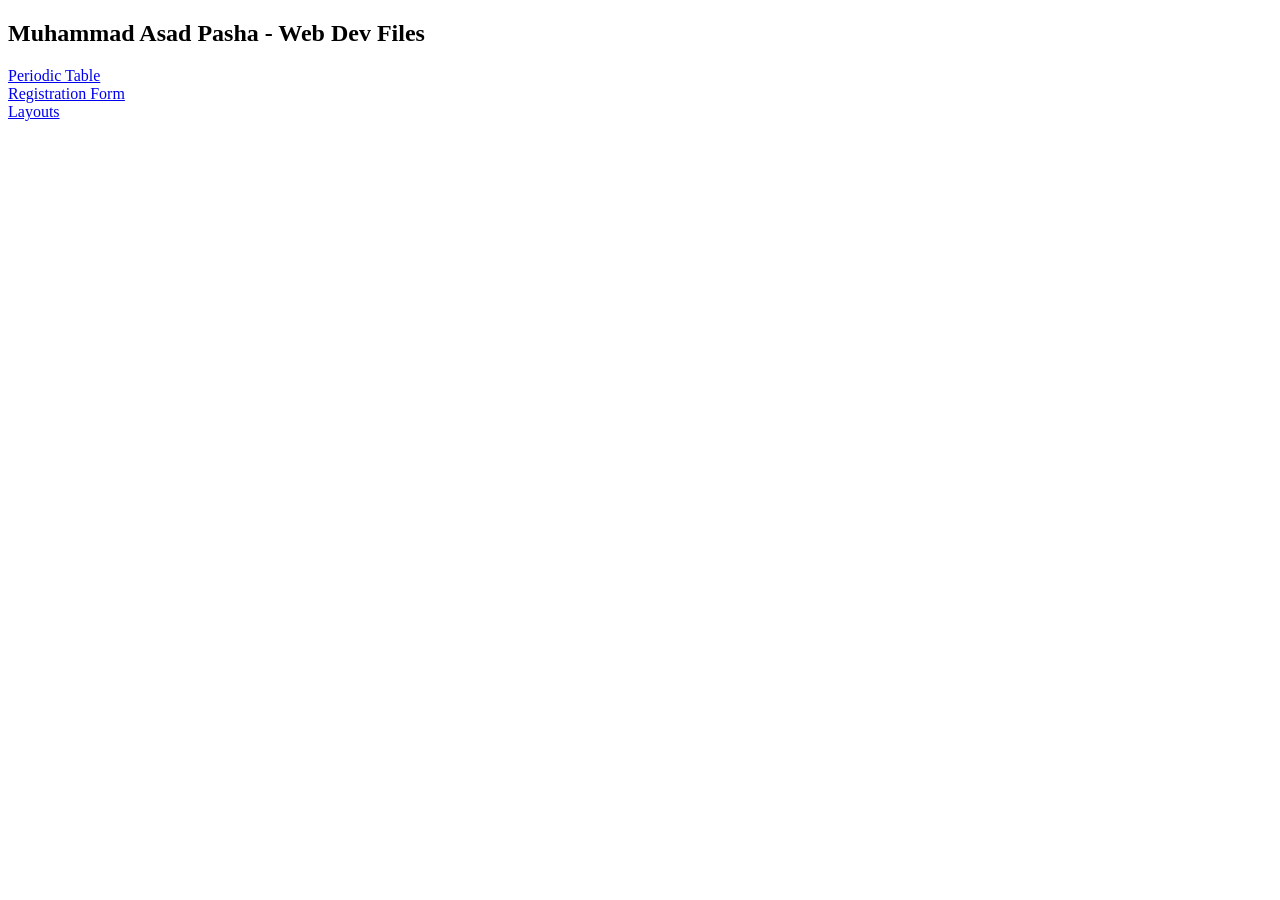
<file: index.html>
<!DOCTYPE html>
<html>
<head><title>Web Dev Assignment</title></head>
<body>
  <h2>Muhammad Asad Pasha - Web Dev Files</h2>
  <a href="periodic-table.html">Periodic Table</a><br>
  <a href="form.html">Registration Form</a><br>
  <a href="layout.html">Layouts</a>
</body>
</html>
</file>
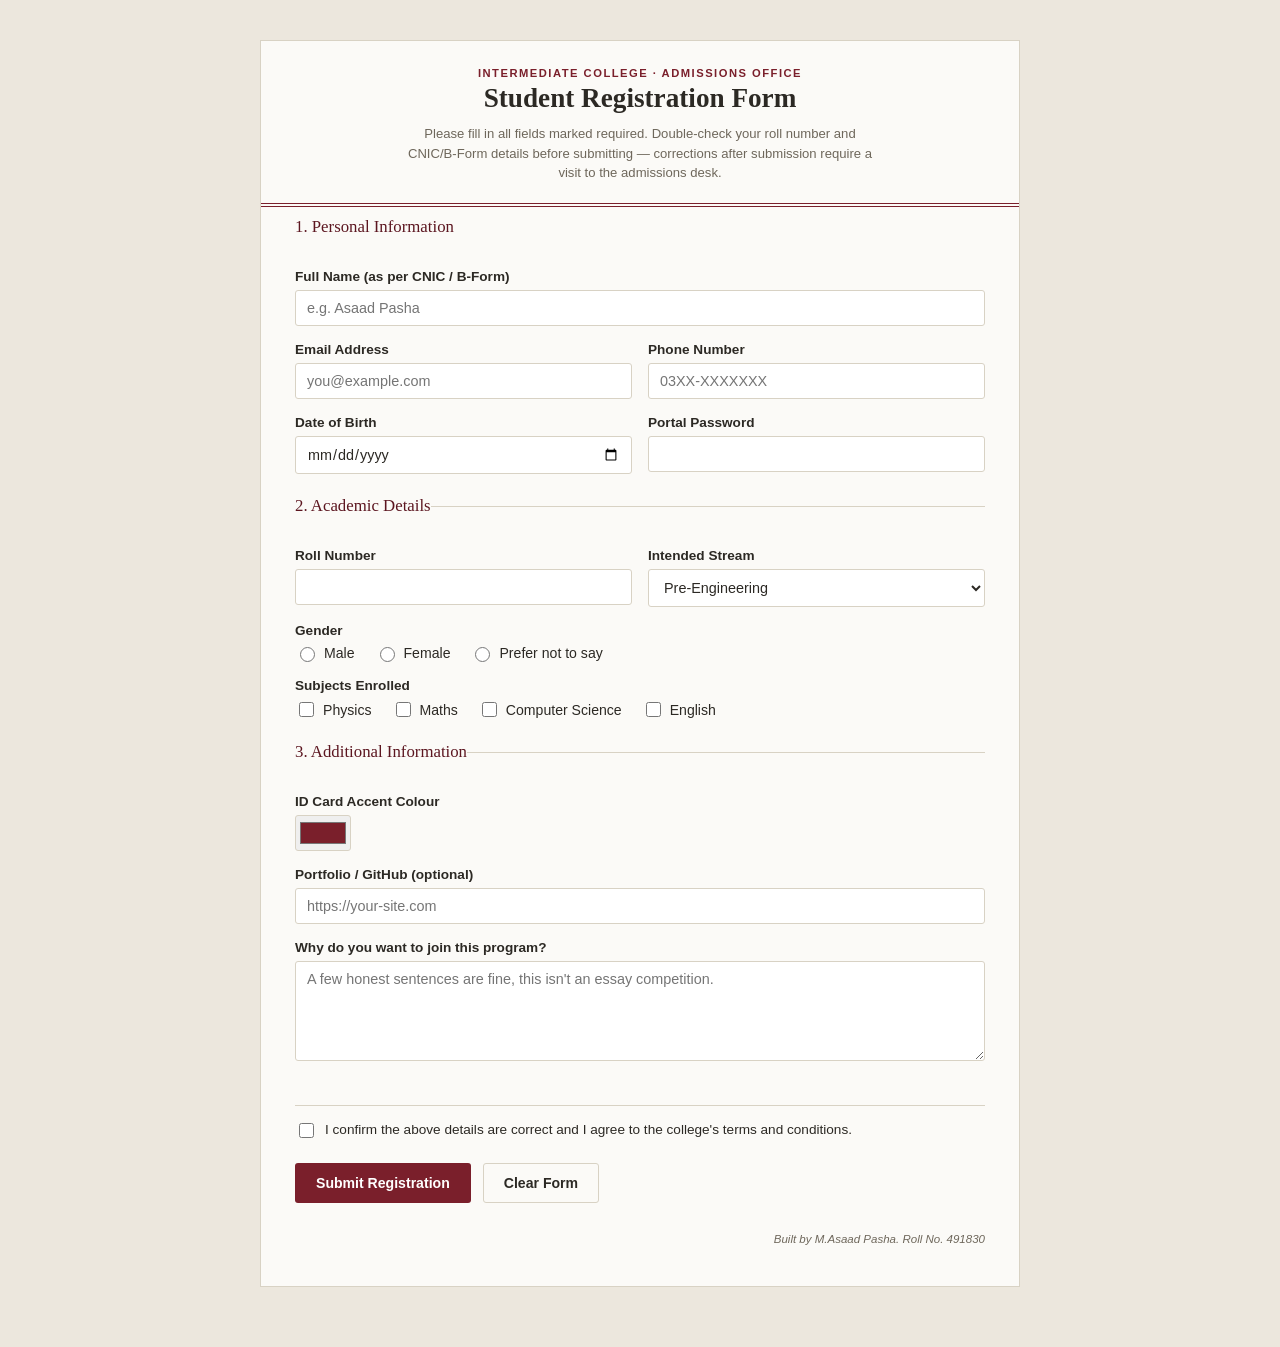
<file: form.html>
<!-- Name:    Muhammad Asad Pasha 
     Roll No: 491830        -->
<!DOCTYPE html>
<html lang="en">
<head>
<meta charset="UTF-8">
<meta name="viewport" content="width=device-width, initial-scale=1.0">
<title>Student Registration Form</title>
<meta name="description" content="Student registration form for intermediate college admission.">
<link rel="stylesheet" href="form.css">
</head>
<body>

<div class="sheet">

    <header class="letterhead">
        <p class="eyebrow">Intermediate College &middot; Admissions Office</p>
        <h1>Student Registration Form</h1>
        <p class="note">Please fill in all fields marked required. Double-check your roll number and CNIC/B-Form details before submitting &mdash; corrections after submission require a visit to the admissions desk.</p>
    </header>

<form class="reg-form" action="#" method="POST" novalidate>

    <fieldset>
        <legend>1. Personal Information</legend>

        <div class="form-row">
            <label for="fullname">Full Name (as per CNIC / B-Form)</label>
            <input type="text" id="fullname" name="fullname" placeholder="e.g. Asaad Pasha" minlength="3" maxlength="60" required>
        </div>

        <div class="form-row two-col">
            <div>
                <label for="email">Email Address</label>
                <input type="email" id="email" name="email" placeholder="you@example.com" required>
            </div>
            <div>
                <label for="phone">Phone Number</label>
                <input type="tel" id="phone" name="phone" placeholder="03XX-XXXXXXX">
            </div>
        </div>

        <div class="form-row two-col">
            <div>
                <label for="dob">Date of Birth</label>
                <input type="date" id="dob" name="dob" required>
            </div>
            <div>
                <label for="password">Portal Password</label>
                <input type="password" id="password" name="password" minlength="8" required>
            </div>
        </div>
    </fieldset>

    <fieldset>
        <legend>2. Academic Details</legend>

        <div class="form-row two-col">
            <div>
                <label for="rollno">Roll Number</label>
                <input type="number" id="rollno" name="rollno" min="1" max="9999" step="1">
            </div>
            <div>
                <label for="major">Intended Stream</label>
                <select id="major" name="major" required>
                    <optgroup label="Science">
                        <option value="pre-engineering">Pre-Engineering</option>
                        <option value="pre-medical">Pre-Medical</option>
                        <option value="computer-science">Computer Science</option>
                    </optgroup>
                    <optgroup label="Other">
                        <option value="commerce">Commerce</option>
                        <option value="arts">Arts / Humanities</option>
                    </optgroup>
                </select>
            </div>
        </div>

        <div class="form-row">
            <p class="group-label">Gender</p>
            <div class="inline-options">
                <span><input type="radio" id="male" name="gender" value="male"><label for="male">Male</label></span>
                <span><input type="radio" id="female" name="gender" value="female"><label for="female">Female</label></span>
                <span><input type="radio" id="other-gender" name="gender" value="other"><label for="other-gender">Prefer not to say</label></span>
            </div>
        </div>

        <div class="form-row">
            <p class="group-label">Subjects Enrolled</p>
            <div class="inline-options">
                <span><input type="checkbox" id="subject1" name="subjects" value="physics"><label for="subject1">Physics</label></span>
                <span><input type="checkbox" id="subject1" name="subjects" value="maths"><label for="subject1">Maths</label></span>
                <span><input type="checkbox" id="sub-cs" name="subjects" value="cs"><label for="sub-cs">Computer Science</label></span>
                <span><input type="checkbox" id="sub-eng" name="subjects" value="english"><label for="sub-eng">English</label></span>
            </div>
        </div>

      
    </fieldset>

    <fieldset>
        <legend>3. Additional Information</legend>

        <div class="form-row two-col">
            <div>
                <label for="favcolor">ID Card Accent Colour</label>
                <input type="color" id="favcolor" name="favcolor" value="#7a1f2b">
             </div>
        </div>     

        <div class="form-row">
            <label for="website">Portfolio / GitHub (optional)</label>
            <input type="url" id="website" name="website" placeholder="https://your-site.com">
        </div>

        <div class="form-row">
            <label for="message">Why do you want to join this program?</label>
            <textarea id="message" name="message" rows="5" placeholder="A few honest sentences are fine, this isn't an essay competition."></textarea>
        </div>
    </fieldset>

    <div class="form-row checkbox-row">
        <input type="checkbox" id="terms" name="terms" required>
        <label for="terms">I confirm the above details are correct and I agree to the college's terms and conditions.</label>
    </div>

    <div class="form-actions">
        <button type="submit">Submit Registration</button>
        <button type="reset">Clear Form</button>
    </div>

</form>

    <footer class="page-footer">
        <p>Built by M.Asaad Pasha. Roll No. 491830 </p>
    </footer>

</div>
<!-- Name:    Muhammad Asad Pasha 
     Roll No: 491830        -->
</body>
</html>
</file>
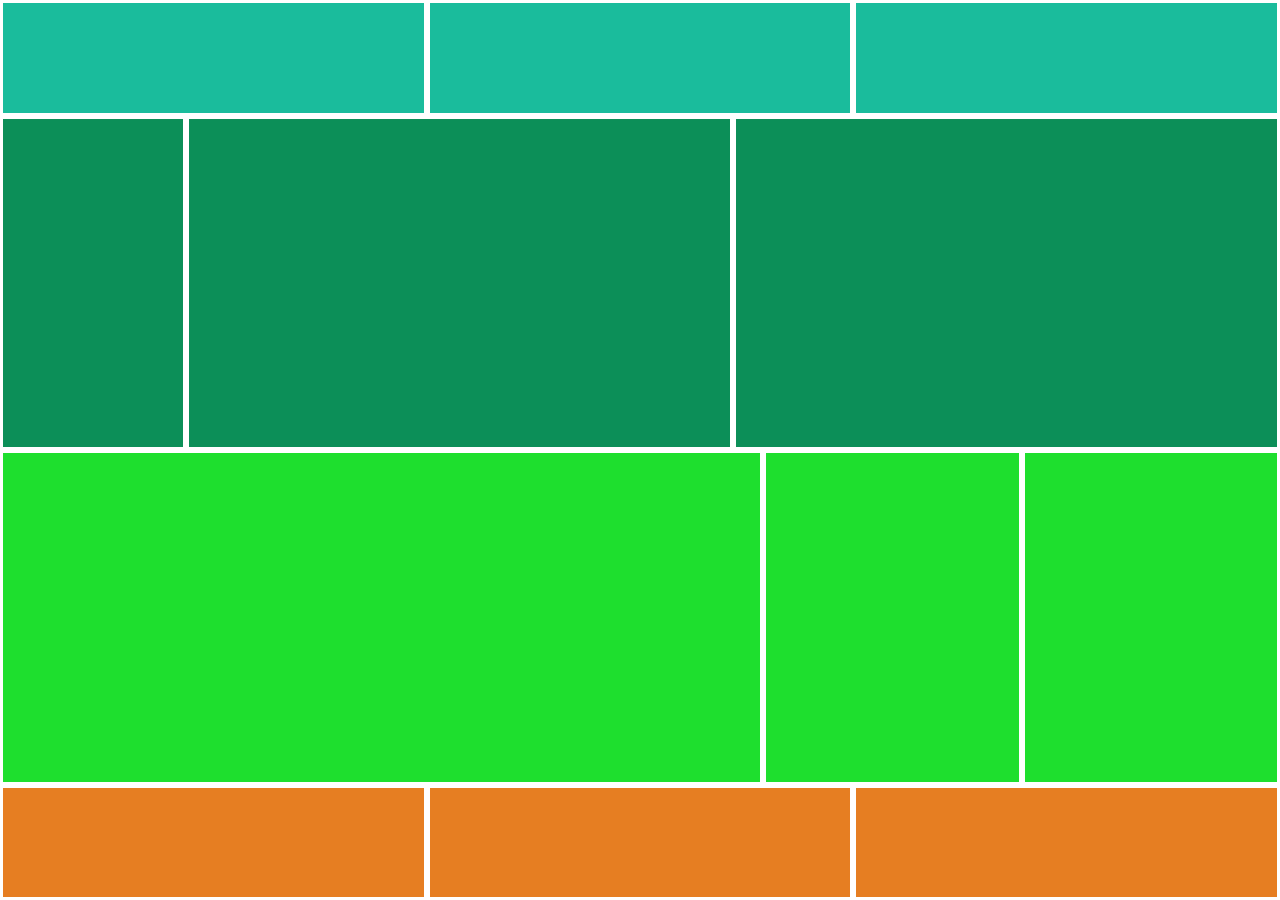
<file: layout.html>
<!DOCTYPE html>
<html>
<head>
  <link rel="stylesheet" href="style.css">
</head>
<body>

  <div class="page">

    <header class="row header-row">
      <div class="box hbox1"></div>
      <div class="box hbox2"></div>
      <div class="box hbox3"></div>
    </header>

    <div class="row row1">
      <div class="box box1"></div>
      <div class="box box2"></div>
      <div class="box box3"></div>
    </div>

    <div class="row row2">
      <div class="box box4"></div>
      <div class="box box5"></div>
      <div class="box box6"></div>
    </div>

    <footer class="row footer-row">
      <div class="box fbox1"></div>
      <div class="box fbox2"></div>
      <div class="box fbox3"></div>
    </footer>

  </div>

</body>
</html>
</file>
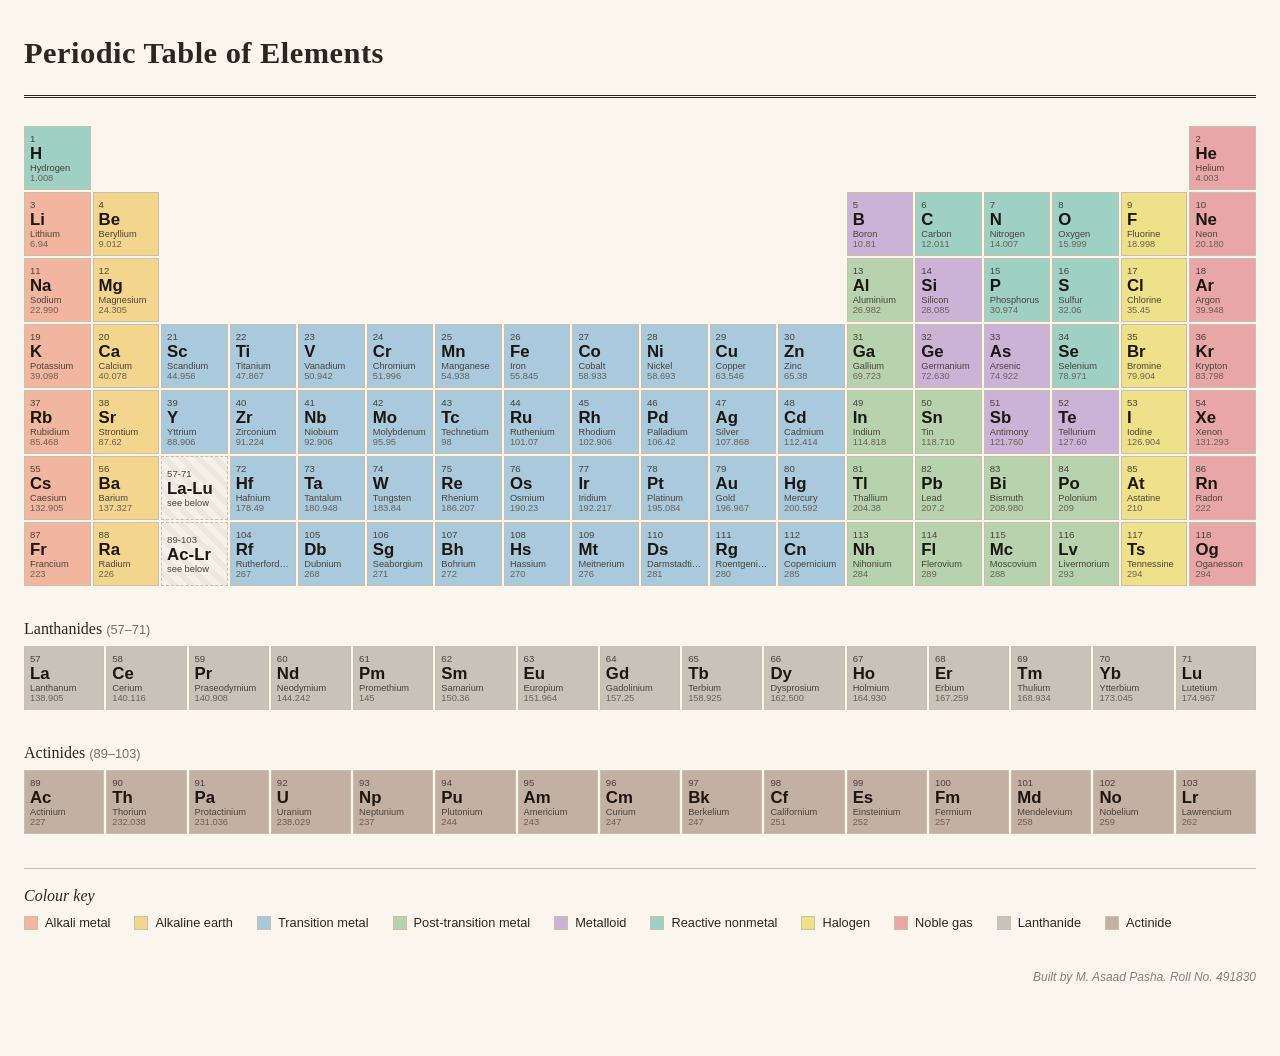
<file: periodic-table.html>
<!-- Name:    Muhammad Asad Pasha 
     Roll No: 491830        -->

<!DOCTYPE html>
<html lang="en">
<head>
<meta charset="UTF-8">
<meta name="viewport" content="width=device-width, initial-scale=1.0">
<title>Periodic Table &ndash; Revision Chart</title>
<meta name="description" content="Periodic table of all 118 elements.">
<link rel="stylesheet" href="periodic-table.css">
</head>
<body>

<div class="page">

    <header class="page-header">
        <div class="header-text">
            <h1>Periodic Table of Elements</h1>
        </div>
    </header>

    <section class="table-wrapper" aria-label="Main periodic table">
        <div class="periodic-grid">
      <div class="element nonmetal" style="grid-row:1;grid-column:1;">
        <span class="num">1</span>
        <span class="sym">H</span>
        <span class="name">Hydrogen</span>
        <span class="mass">1.008</span>
      </div>
      <div class="element noble-gas" style="grid-row:1;grid-column:18;">
        <span class="num">2</span>
        <span class="sym">He</span>
        <span class="name">Helium</span>
        <span class="mass">4.003</span>
      </div>
      <div class="element alkali-metal" style="grid-row:2;grid-column:1;">
        <span class="num">3</span>
        <span class="sym">Li</span>
        <span class="name">Lithium</span>
        <span class="mass">6.94</span>
      </div>
      <div class="element alkaline-earth" style="grid-row:2;grid-column:2;">
        <span class="num">4</span>
        <span class="sym">Be</span>
        <span class="name">Beryllium</span>
        <span class="mass">9.012</span>
      </div>
      <div class="element metalloid" style="grid-row:2;grid-column:13;">
        <span class="num">5</span>
        <span class="sym">B</span>
        <span class="name">Boron</span>
        <span class="mass">10.81</span>
      </div>
      <div class="element nonmetal" style="grid-row:2;grid-column:14;">
        <span class="num">6</span>
        <span class="sym">C</span>
        <span class="name">Carbon</span>
        <span class="mass">12.011</span>
      </div>
      <div class="element nonmetal" style="grid-row:2;grid-column:15;">
        <span class="num">7</span>
        <span class="sym">N</span>
        <span class="name">Nitrogen</span>
        <span class="mass">14.007</span>
      </div>
      <div class="element nonmetal" style="grid-row:2;grid-column:16;">
        <span class="num">8</span>
        <span class="sym">O</span>
        <span class="name">Oxygen</span>
        <span class="mass">15.999</span>
      </div>
      <div class="element halogen" style="grid-row:2;grid-column:17;">
        <span class="num">9</span>
        <span class="sym">F</span>
        <span class="name">Fluorine</span>
        <span class="mass">18.998</span>
      </div>
      <div class="element noble-gas" style="grid-row:2;grid-column:18;">
        <span class="num">10</span>
        <span class="sym">Ne</span>
        <span class="name">Neon</span>
        <span class="mass">20.180</span>
      </div>
      <div class="element alkali-metal" style="grid-row:3;grid-column:1;">
        <span class="num">11</span>
        <span class="sym">Na</span>
        <span class="name">Sodium</span>
        <span class="mass">22.990</span>
      </div>
      <div class="element alkaline-earth" style="grid-row:3;grid-column:2;">
        <span class="num">12</span>
        <span class="sym">Mg</span>
        <span class="name">Magnesium</span>
        <span class="mass">24.305</span>
      </div>
      <div class="element post-transition" style="grid-row:3;grid-column:13;">
        <span class="num">13</span>
        <span class="sym">Al</span>
        <span class="name">Aluminium</span>
        <span class="mass">26.982</span>
      </div>
      <div class="element metalloid" style="grid-row:3;grid-column:14;">
        <span class="num">14</span>
        <span class="sym">Si</span>
        <span class="name">Silicon</span>
        <span class="mass">28.085</span>
      </div>
      <div class="element nonmetal" style="grid-row:3;grid-column:15;">
        <span class="num">15</span>
        <span class="sym">P</span>
        <span class="name">Phosphorus</span>
        <span class="mass">30.974</span>
      </div>
      <div class="element nonmetal" style="grid-row:3;grid-column:16;">
        <span class="num">16</span>
        <span class="sym">S</span>
        <span class="name">Sulfur</span>
        <span class="mass">32.06</span>
      </div>
      <div class="element halogen" style="grid-row:3;grid-column:17;">
        <span class="num">17</span>
        <span class="sym">Cl</span>
        <span class="name">Chlorine</span>
        <span class="mass">35.45</span>
      </div>
      <div class="element noble-gas" style="grid-row:3;grid-column:18;">
        <span class="num">18</span>
        <span class="sym">Ar</span>
        <span class="name">Argon</span>
        <span class="mass">39.948</span>
      </div>
      <div class="element alkali-metal" style="grid-row:4;grid-column:1;">
        <span class="num">19</span>
        <span class="sym">K</span>
        <span class="name">Potassium</span>
        <span class="mass">39.098</span>
      </div>
      <div class="element alkaline-earth" style="grid-row:4;grid-column:2;">
        <span class="num">20</span>
        <span class="sym">Ca</span>
        <span class="name">Calcium</span>
        <span class="mass">40.078</span>
      </div>
      <div class="element transition-metal" style="grid-row:4;grid-column:3;">
        <span class="num">21</span>
        <span class="sym">Sc</span>
        <span class="name">Scandium</span>
        <span class="mass">44.956</span>
      </div>
      <div class="element transition-metal" style="grid-row:4;grid-column:4;">
        <span class="num">22</span>
        <span class="sym">Ti</span>
        <span class="name">Titanium</span>
        <span class="mass">47.867</span>
      </div>
      <div class="element transition-metal" style="grid-row:4;grid-column:5;">
        <span class="num">23</span>
        <span class="sym">V</span>
        <span class="name">Vanadium</span>
        <span class="mass">50.942</span>
      </div>
      <div class="element transition-metal" style="grid-row:4;grid-column:6;">
        <span class="num">24</span>
        <span class="sym">Cr</span>
        <span class="name">Chromium</span>
        <span class="mass">51.996</span>
      </div>
      <div class="element transition-metal" style="grid-row:4;grid-column:7;">
        <span class="num">25</span>
        <span class="sym">Mn</span>
        <span class="name">Manganese</span>
        <span class="mass">54.938</span>
      </div>
      <div class="element transition-metal" style="grid-row:4;grid-column:8;">
        <span class="num">26</span>
        <span class="sym">Fe</span>
        <span class="name">Iron</span>
        <span class="mass">55.845</span>
      </div>
      <div class="element transition-metal" style="grid-row:4;grid-column:9;">
        <span class="num">27</span>
        <span class="sym">Co</span>
        <span class="name">Cobalt</span>
        <span class="mass">58.933</span>
      </div>
      <div class="element transition-metal" style="grid-row:4;grid-column:10;">
        <span class="num">28</span>
        <span class="sym">Ni</span>
        <span class="name">Nickel</span>
        <span class="mass">58.693</span>
      </div>
      <div class="element transition-metal" style="grid-row:4;grid-column:11;">
        <span class="num">29</span>
        <span class="sym">Cu</span>
        <span class="name">Copper</span>
        <span class="mass">63.546</span>
      </div>
      <div class="element transition-metal" style="grid-row:4;grid-column:12;">
        <span class="num">30</span>
        <span class="sym">Zn</span>
        <span class="name">Zinc</span>
        <span class="mass">65.38</span>
      </div>
      <div class="element post-transition" style="grid-row:4;grid-column:13;">
        <span class="num">31</span>
        <span class="sym">Ga</span>
        <span class="name">Gallium</span>
        <span class="mass">69.723</span>
      </div>
      <div class="element metalloid" style="grid-row:4;grid-column:14;">
        <span class="num">32</span>
        <span class="sym">Ge</span>
        <span class="name">Germanium</span>
        <span class="mass">72.630</span>
      </div>
      <div class="element metalloid" style="grid-row:4;grid-column:15;">
        <span class="num">33</span>
        <span class="sym">As</span>
        <span class="name">Arsenic</span>
        <span class="mass">74.922</span>
      </div>
      <div class="element nonmetal" style="grid-row:4;grid-column:16;">
        <span class="num">34</span>
        <span class="sym">Se</span>
        <span class="name">Selenium</span>
        <span class="mass">78.971</span>
      </div>
      <div class="element halogen" style="grid-row:4;grid-column:17;">
        <span class="num">35</span>
        <span class="sym">Br</span>
        <span class="name">Bromine</span>
        <span class="mass">79.904</span>
      </div>
      <div class="element noble-gas" style="grid-row:4;grid-column:18;">
        <span class="num">36</span>
        <span class="sym">Kr</span>
        <span class="name">Krypton</span>
        <span class="mass">83.798</span>
      </div>
      <div class="element alkali-metal" style="grid-row:5;grid-column:1;">
        <span class="num">37</span>
        <span class="sym">Rb</span>
        <span class="name">Rubidium</span>
        <span class="mass">85.468</span>
      </div>
      <div class="element alkaline-earth" style="grid-row:5;grid-column:2;">
        <span class="num">38</span>
        <span class="sym">Sr</span>
        <span class="name">Strontium</span>
        <span class="mass">87.62</span>
      </div>
      <div class="element transition-metal" style="grid-row:5;grid-column:3;">
        <span class="num">39</span>
        <span class="sym">Y</span>
        <span class="name">Yttrium</span>
        <span class="mass">88.906</span>
      </div>
      <div class="element transition-metal" style="grid-row:5;grid-column:4;">
        <span class="num">40</span>
        <span class="sym">Zr</span>
        <span class="name">Zirconium</span>
        <span class="mass">91.224</span>
      </div>
      <div class="element transition-metal" style="grid-row:5;grid-column:5;">
        <span class="num">41</span>
        <span class="sym">Nb</span>
        <span class="name">Niobium</span>
        <span class="mass">92.906</span>
      </div>
      <div class="element transition-metal" style="grid-row:5;grid-column:6;">
        <span class="num">42</span>
        <span class="sym">Mo</span>
        <span class="name">Molybdenum</span>
        <span class="mass">95.95</span>
      </div>
      <div class="element transition-metal" style="grid-row:5;grid-column:7;">
        <span class="num">43</span>
        <span class="sym">Tc</span>
        <span class="name">Technetium</span>
        <span class="mass">98</span>
      </div>
      <div class="element transition-metal" style="grid-row:5;grid-column:8;">
        <span class="num">44</span>
        <span class="sym">Ru</span>
        <span class="name">Ruthenium</span>
        <span class="mass">101.07</span>
      </div>
      <div class="element transition-metal" style="grid-row:5;grid-column:9;">
        <span class="num">45</span>
        <span class="sym">Rh</span>
        <span class="name">Rhodium</span>
        <span class="mass">102.906</span>
      </div>
      <div class="element transition-metal" style="grid-row:5;grid-column:10;">
        <span class="num">46</span>
        <span class="sym">Pd</span>
        <span class="name">Palladium</span>
        <span class="mass">106.42</span>
      </div>
      <div class="element transition-metal" style="grid-row:5;grid-column:11;">
        <span class="num">47</span>
        <span class="sym">Ag</span>
        <span class="name">Silver</span>
        <span class="mass">107.868</span>
      </div>
      <div class="element transition-metal" style="grid-row:5;grid-column:12;">
        <span class="num">48</span>
        <span class="sym">Cd</span>
        <span class="name">Cadmium</span>
        <span class="mass">112.414</span>
      </div>
      <div class="element post-transition" style="grid-row:5;grid-column:13;">
        <span class="num">49</span>
        <span class="sym">In</span>
        <span class="name">Indium</span>
        <span class="mass">114.818</span>
      </div>
      <div class="element post-transition" style="grid-row:5;grid-column:14;">
        <span class="num">50</span>
        <span class="sym">Sn</span>
        <span class="name">Tin</span>
        <span class="mass">118.710</span>
      </div>
      <div class="element metalloid" style="grid-row:5;grid-column:15;">
        <span class="num">51</span>
        <span class="sym">Sb</span>
        <span class="name">Antimony</span>
        <span class="mass">121.760</span>
      </div>
      <div class="element metalloid" style="grid-row:5;grid-column:16;">
        <span class="num">52</span>
        <span class="sym">Te</span>
        <span class="name">Tellurium</span>
        <span class="mass">127.60</span>
      </div>
      <div class="element halogen" style="grid-row:5;grid-column:17;">
        <span class="num">53</span>
        <span class="sym">I</span>
        <span class="name">Iodine</span>
        <span class="mass">126.904</span>
      </div>
      <div class="element noble-gas" style="grid-row:5;grid-column:18;">
        <span class="num">54</span>
        <span class="sym">Xe</span>
        <span class="name">Xenon</span>
        <span class="mass">131.293</span>
      </div>
      <div class="element alkali-metal" style="grid-row:6;grid-column:1;">
        <span class="num">55</span>
        <span class="sym">Cs</span>
        <span class="name">Caesium</span>
        <span class="mass">132.905</span>
      </div>
      <div class="element alkaline-earth" style="grid-row:6;grid-column:2;">
        <span class="num">56</span>
        <span class="sym">Ba</span>
        <span class="name">Barium</span>
        <span class="mass">137.327</span>
      </div>
      <div class="element transition-metal" style="grid-row:6;grid-column:4;">
        <span class="num">72</span>
        <span class="sym">Hf</span>
        <span class="name">Hafnium</span>
        <span class="mass">178.49</span>
      </div>
      <div class="element transition-metal" style="grid-row:6;grid-column:5;">
        <span class="num">73</span>
        <span class="sym">Ta</span>
        <span class="name">Tantalum</span>
        <span class="mass">180.948</span>
      </div>
      <div class="element transition-metal" style="grid-row:6;grid-column:6;">
        <span class="num">74</span>
        <span class="sym">W</span>
        <span class="name">Tungsten</span>
        <span class="mass">183.84</span>
      </div>
      <div class="element transition-metal" style="grid-row:6;grid-column:7;">
        <span class="num">75</span>
        <span class="sym">Re</span>
        <span class="name">Rhenium</span>
        <span class="mass">186.207</span>
      </div>
      <div class="element transition-metal" style="grid-row:6;grid-column:8;">
        <span class="num">76</span>
        <span class="sym">Os</span>
        <span class="name">Osmium</span>
        <span class="mass">190.23</span>
      </div>
      <div class="element transition-metal" style="grid-row:6;grid-column:9;">
        <span class="num">77</span>
        <span class="sym">Ir</span>
        <span class="name">Iridium</span>
        <span class="mass">192.217</span>
      </div>
      <div class="element transition-metal" style="grid-row:6;grid-column:10;">
        <span class="num">78</span>
        <span class="sym">Pt</span>
        <span class="name">Platinum</span>
        <span class="mass">195.084</span>
      </div>
      <div class="element transition-metal" style="grid-row:6;grid-column:11;">
        <span class="num">79</span>
        <span class="sym">Au</span>
        <span class="name">Gold</span>
        <span class="mass">196.967</span>
      </div>
      <div class="element transition-metal" style="grid-row:6;grid-column:12;">
        <span class="num">80</span>
        <span class="sym">Hg</span>
        <span class="name">Mercury</span>
        <span class="mass">200.592</span>
      </div>
      <div class="element post-transition" style="grid-row:6;grid-column:13;">
        <span class="num">81</span>
        <span class="sym">Tl</span>
        <span class="name">Thallium</span>
        <span class="mass">204.38</span>
      </div>
      <div class="element post-transition" style="grid-row:6;grid-column:14;">
        <span class="num">82</span>
        <span class="sym">Pb</span>
        <span class="name">Lead</span>
        <span class="mass">207.2</span>
      </div>
      <div class="element post-transition" style="grid-row:6;grid-column:15;">
        <span class="num">83</span>
        <span class="sym">Bi</span>
        <span class="name">Bismuth</span>
        <span class="mass">208.980</span>
      </div>
      <div class="element post-transition" style="grid-row:6;grid-column:16;">
        <span class="num">84</span>
        <span class="sym">Po</span>
        <span class="name">Polonium</span>
        <span class="mass">209</span>
      </div>
      <div class="element halogen" style="grid-row:6;grid-column:17;">
        <span class="num">85</span>
        <span class="sym">At</span>
        <span class="name">Astatine</span>
        <span class="mass">210</span>
      </div>
      <div class="element noble-gas" style="grid-row:6;grid-column:18;">
        <span class="num">86</span>
        <span class="sym">Rn</span>
        <span class="name">Radon</span>
        <span class="mass">222</span>
      </div>
      <div class="element alkali-metal" style="grid-row:7;grid-column:1;">
        <span class="num">87</span>
        <span class="sym">Fr</span>
        <span class="name">Francium</span>
        <span class="mass">223</span>
      </div>
      <div class="element alkaline-earth" style="grid-row:7;grid-column:2;">
        <span class="num">88</span>
        <span class="sym">Ra</span>
        <span class="name">Radium</span>
        <span class="mass">226</span>
      </div>
      <div class="element transition-metal" style="grid-row:7;grid-column:4;">
        <span class="num">104</span>
        <span class="sym">Rf</span>
        <span class="name">Rutherfordium</span>
        <span class="mass">267</span>
      </div>
      <div class="element transition-metal" style="grid-row:7;grid-column:5;">
        <span class="num">105</span>
        <span class="sym">Db</span>
        <span class="name">Dubnium</span>
        <span class="mass">268</span>
      </div>
      <div class="element transition-metal" style="grid-row:7;grid-column:6;">
        <span class="num">106</span>
        <span class="sym">Sg</span>
        <span class="name">Seaborgium</span>
        <span class="mass">271</span>
      </div>
      <div class="element transition-metal" style="grid-row:7;grid-column:7;">
        <span class="num">107</span>
        <span class="sym">Bh</span>
        <span class="name">Bohrium</span>
        <span class="mass">272</span>
      </div>
      <div class="element transition-metal" style="grid-row:7;grid-column:8;">
        <span class="num">108</span>
        <span class="sym">Hs</span>
        <span class="name">Hassium</span>
        <span class="mass">270</span>
      </div>
      <div class="element transition-metal" style="grid-row:7;grid-column:9;">
        <span class="num">109</span>
        <span class="sym">Mt</span>
        <span class="name">Meitnerium</span>
        <span class="mass">276</span>
      </div>
      <div class="element transition-metal" style="grid-row:7;grid-column:10;">
        <span class="num">110</span>
        <span class="sym">Ds</span>
        <span class="name">Darmstadtium</span>
        <span class="mass">281</span>
      </div>
      <div class="element transition-metal" style="grid-row:7;grid-column:11;">
        <span class="num">111</span>
        <span class="sym">Rg</span>
        <span class="name">Roentgenium</span>
        <span class="mass">280</span>
      </div>
      <div class="element transition-metal" style="grid-row:7;grid-column:12;">
        <span class="num">112</span>
        <span class="sym">Cn</span>
        <span class="name">Copernicium</span>
        <span class="mass">285</span>
      </div>
      <div class="element post-transition" style="grid-row:7;grid-column:13;">
        <span class="num">113</span>
        <span class="sym">Nh</span>
        <span class="name">Nihonium</span>
        <span class="mass">284</span>
      </div>
      <div class="element post-transition" style="grid-row:7;grid-column:14;">
        <span class="num">114</span>
        <span class="sym">Fl</span>
        <span class="name">Flerovium</span>
        <span class="mass">289</span>
      </div>
      <div class="element post-transition" style="grid-row:7;grid-column:15;">
        <span class="num">115</span>
        <span class="sym">Mc</span>
        <span class="name">Moscovium</span>
        <span class="mass">288</span>
      </div>
      <div class="element post-transition" style="grid-row:7;grid-column:16;">
        <span class="num">116</span>
        <span class="sym">Lv</span>
        <span class="name">Livermorium</span>
        <span class="mass">293</span>
      </div>
      <div class="element halogen" style="grid-row:7;grid-column:17;">
        <span class="num">117</span>
        <span class="sym">Ts</span>
        <span class="name">Tennessine</span>
        <span class="mass">294</span>
      </div>
      <div class="element noble-gas" style="grid-row:7;grid-column:18;">
        <span class="num">118</span>
        <span class="sym">Og</span>
        <span class="name">Oganesson</span>
        <span class="mass">294</span>
      </div>
      <div class="element lanthanide placeholder" style="grid-row:6;grid-column:3;">
        <span class="num">57-71</span>
        <span class="sym">La-Lu</span>
        <span class="name">see below</span>
        <span class="mass"></span>
      </div>
      <div class="element actinide placeholder" style="grid-row:7;grid-column:3;">
        <span class="num">89-103</span>
        <span class="sym">Ac-Lr</span>
        <span class="name">see below</span>
        <span class="mass"></span>
      </div>
        </div>
    </section>

    <section class="table-wrapper series" aria-label="Lanthanide series">
        <h2 class="series-title">Lanthanides <span>(57&ndash;71)</span></h2>
        <div class="periodic-grid series-grid">
      <div class="element lanthanide" style="grid-row:1;grid-column:1;">
        <span class="num">57</span>
        <span class="sym">La</span>
        <span class="name">Lanthanum</span>
        <span class="mass">138.905</span>
      </div>
      <div class="element lanthanide" style="grid-row:1;grid-column:2;">
        <span class="num">58</span>
        <span class="sym">Ce</span>
        <span class="name">Cerium</span>
        <span class="mass">140.116</span>
      </div>
      <div class="element lanthanide" style="grid-row:1;grid-column:3;">
        <span class="num">59</span>
        <span class="sym">Pr</span>
        <span class="name">Praseodymium</span>
        <span class="mass">140.908</span>
      </div>
      <div class="element lanthanide" style="grid-row:1;grid-column:4;">
        <span class="num">60</span>
        <span class="sym">Nd</span>
        <span class="name">Neodymium</span>
        <span class="mass">144.242</span>
      </div>
      <div class="element lanthanide" style="grid-row:1;grid-column:5;">
        <span class="num">61</span>
        <span class="sym">Pm</span>
        <span class="name">Promethium</span>
        <span class="mass">145</span>
      </div>
      <div class="element lanthanide" style="grid-row:1;grid-column:6;">
        <span class="num">62</span>
        <span class="sym">Sm</span>
        <span class="name">Samarium</span>
        <span class="mass">150.36</span>
      </div>
      <div class="element lanthanide" style="grid-row:1;grid-column:7;">
        <span class="num">63</span>
        <span class="sym">Eu</span>
        <span class="name">Europium</span>
        <span class="mass">151.964</span>
      </div>
      <div class="element lanthanide" style="grid-row:1;grid-column:8;">
        <span class="num">64</span>
        <span class="sym">Gd</span>
        <span class="name">Gadolinium</span>
        <span class="mass">157.25</span>
      </div>
      <div class="element lanthanide" style="grid-row:1;grid-column:9;">
        <span class="num">65</span>
        <span class="sym">Tb</span>
        <span class="name">Terbium</span>
        <span class="mass">158.925</span>
      </div>
      <div class="element lanthanide" style="grid-row:1;grid-column:10;">
        <span class="num">66</span>
        <span class="sym">Dy</span>
        <span class="name">Dysprosium</span>
        <span class="mass">162.500</span>
      </div>
      <div class="element lanthanide" style="grid-row:1;grid-column:11;">
        <span class="num">67</span>
        <span class="sym">Ho</span>
        <span class="name">Holmium</span>
        <span class="mass">164.930</span>
      </div>
      <div class="element lanthanide" style="grid-row:1;grid-column:12;">
        <span class="num">68</span>
        <span class="sym">Er</span>
        <span class="name">Erbium</span>
        <span class="mass">167.259</span>
      </div>
      <div class="element lanthanide" style="grid-row:1;grid-column:13;">
        <span class="num">69</span>
        <span class="sym">Tm</span>
        <span class="name">Thulium</span>
        <span class="mass">168.934</span>
      </div>
      <div class="element lanthanide" style="grid-row:1;grid-column:14;">
        <span class="num">70</span>
        <span class="sym">Yb</span>
        <span class="name">Ytterbium</span>
        <span class="mass">173.045</span>
      </div>
      <div class="element lanthanide" style="grid-row:1;grid-column:15;">
        <span class="num">71</span>
        <span class="sym">Lu</span>
        <span class="name">Lutetium</span>
        <span class="mass">174.967</span>
      </div>
        </div>
    </section>

    <section class="table-wrapper series" aria-label="Actinide series">
        <h2 class="series-title">Actinides <span>(89&ndash;103)</span></h2>
        <div class="periodic-grid series-grid">
      <div class="element actinide" style="grid-row:1;grid-column:1;">
        <span class="num">89</span>
        <span class="sym">Ac</span>
        <span class="name">Actinium</span>
        <span class="mass">227</span>
      </div>
      <div class="element actinide" style="grid-row:1;grid-column:2;">
        <span class="num">90</span>
        <span class="sym">Th</span>
        <span class="name">Thorium</span>
        <span class="mass">232.038</span>
      </div>
      <div class="element actinide" style="grid-row:1;grid-column:3;">
        <span class="num">91</span>
        <span class="sym">Pa</span>
        <span class="name">Protactinium</span>
        <span class="mass">231.036</span>
      </div>
      <div class="element actinide" style="grid-row:1;grid-column:4;">
        <span class="num">92</span>
        <span class="sym">U</span>
        <span class="name">Uranium</span>
        <span class="mass">238.029</span>
      </div>
      <div class="element actinide" style="grid-row:1;grid-column:5;">
        <span class="num">93</span>
        <span class="sym">Np</span>
        <span class="name">Neptunium</span>
        <span class="mass">237</span>
      </div>
      <div class="element actinide" style="grid-row:1;grid-column:6;">
        <span class="num">94</span>
        <span class="sym">Pu</span>
        <span class="name">Plutonium</span>
        <span class="mass">244</span>
      </div>
      <div class="element actinide" style="grid-row:1;grid-column:7;">
        <span class="num">95</span>
        <span class="sym">Am</span>
        <span class="name">Americium</span>
        <span class="mass">243</span>
      </div>
      <div class="element actinide" style="grid-row:1;grid-column:8;">
        <span class="num">96</span>
        <span class="sym">Cm</span>
        <span class="name">Curium</span>
        <span class="mass">247</span>
      </div>
      <div class="element actinide" style="grid-row:1;grid-column:9;">
        <span class="num">97</span>
        <span class="sym">Bk</span>
        <span class="name">Berkelium</span>
        <span class="mass">247</span>
      </div>
      <div class="element actinide" style="grid-row:1;grid-column:10;">
        <span class="num">98</span>
        <span class="sym">Cf</span>
        <span class="name">Californium</span>
        <span class="mass">251</span>
      </div>
      <div class="element actinide" style="grid-row:1;grid-column:11;">
        <span class="num">99</span>
        <span class="sym">Es</span>
        <span class="name">Einsteinium</span>
        <span class="mass">252</span>
      </div>
      <div class="element actinide" style="grid-row:1;grid-column:12;">
        <span class="num">100</span>
        <span class="sym">Fm</span>
        <span class="name">Fermium</span>
        <span class="mass">257</span>
      </div>
      <div class="element actinide" style="grid-row:1;grid-column:13;">
        <span class="num">101</span>
        <span class="sym">Md</span>
        <span class="name">Mendelevium</span>
        <span class="mass">258</span>
      </div>
      <div class="element actinide" style="grid-row:1;grid-column:14;">
        <span class="num">102</span>
        <span class="sym">No</span>
        <span class="name">Nobelium</span>
        <span class="mass">259</span>
      </div>
      <div class="element actinide" style="grid-row:1;grid-column:15;">
        <span class="num">103</span>
        <span class="sym">Lr</span>
        <span class="name">Lawrencium</span>
        <span class="mass">262</span>
      </div>
        </div>
    </section>

    <section class="legend" aria-label="Category legend">
        <h2>Colour key</h2>
        <ul>
            <li><span class="swatch alkali-metal"></span> Alkali metal</li>
            <li><span class="swatch alkaline-earth"></span> Alkaline earth</li>
            <li><span class="swatch transition-metal"></span> Transition metal</li>
            <li><span class="swatch post-transition"></span> Post-transition metal</li>
            <li><span class="swatch metalloid"></span> Metalloid</li>
            <li><span class="swatch nonmetal"></span> Reactive nonmetal</li>
            <li><span class="swatch halogen"></span> Halogen</li>
            <li><span class="swatch noble-gas"></span> Noble gas</li>
            <li><span class="swatch lanthanide"></span> Lanthanide</li>
            <li><span class="swatch actinide"></span> Actinide</li>
        </ul>
    </section>

    <footer class="page-footer">
        <p>Built by M. Asaad Pasha. Roll No. 491830 </p> 
    </footer>

</div>

</body>
</html>
<!-- Name:    Muhammad Asad Pasha 
     Roll No: 491830        -->
</file>
<file: form.css>
/*   Name:    Muhammad Asad Pasha 
     Roll No:    491830           */

* {
    box-sizing: border-box;
}

:root {
    --maroon: #7a1f2b;
    --maroon-dark: #5c1620;
    --paper: #fbfaf7;
    --line: #d8d2c4;
    --text: #2c2924;
    --muted: #6e675b;
}

body {
    margin: 0;
    background: #ece7dd;
    color: var(--text);
    font-family: 'Segoe UI', Arial, sans-serif;
}

.sheet {
    max-width: 760px;
    margin: 40px auto 60px;
    background: var(--paper);
    border: 1px solid var(--line);
    padding: 0 0 30px;
}

.letterhead {
    border-bottom: 4px double var(--maroon);
    padding: 26px 34px 20px;
    text-align: center;
}

.eyebrow {
    margin: 0 0 4px;
    text-transform: uppercase;
    letter-spacing: 1.5px;
    font-size: 0.7rem;
    color: var(--maroon);
    font-weight: 600;
}

.letterhead h1 {
    font-family: Georgia, 'Times New Roman', serif;
    margin: 0 0 10px;
    font-size: 1.7rem;
    color: var(--text);
}

.letterhead .note {
    margin: 0 auto;
    max-width: 480px;
    font-size: 0.82rem;
    color: var(--muted);
    line-height: 1.5;
}

.reg-form {
    padding: 10px 34px 0;
}

fieldset {
    border: none;
    border-top: 1px solid var(--line);
    padding: 20px 0 6px;
    margin: 0;
}

fieldset:first-of-type {
    border-top: none;
}

legend {
    font-family: Georgia, 'Times New Roman', serif;
    font-weight: normal;
    font-size: 1.05rem;
    color: var(--maroon-dark);
    padding: 0;
    margin-bottom: 12px;
}

.form-row {
    margin-bottom: 16px;
}

.two-col {
    display: grid;
    grid-template-columns: 1fr 1fr;
    gap: 16px;
}

.form-row label,
.group-label {
    display: block;
    font-weight: 600;
    margin-bottom: 6px;
    font-size: 0.85rem;
    color: var(--text);
}

input[type="text"],
input[type="email"],
input[type="tel"],
input[type="password"],
input[type="number"],
input[type="date"],
input[type="url"],
select,
textarea {
    width: 100%;
    padding: 9px 11px;
    border: 1px solid var(--line);
    border-radius: 3px;
    font-size: 0.9rem;
    font-family: inherit;
    background: #fff;
    color: var(--text);
}

input:focus,
select:focus,
textarea:focus {
    outline: none;
    border-color: var(--maroon);
}

textarea {
    resize: vertical;
    min-height: 90px;
}

.inline-options {
    display: flex;
    flex-wrap: wrap;
    gap: 12px 20px;
}

.inline-options span {
    display: inline-flex;
    align-items: center;
    gap: 6px;
}

.inline-options label {
    display: inline;
    font-weight: 400;
    margin: 0;
    font-size: 0.88rem;
}

input[type="radio"],
input[type="checkbox"] {
    width: 15px;
    height: 15px;
    accent-color: var(--maroon);
    cursor: pointer;
}

input[type="range"] {
    width: 100%;
    accent-color: var(--maroon);
}

input[type="color"] {
    width: 56px;
    height: 36px;
    padding: 2px;
    border: 1px solid var(--line);
    border-radius: 3px;
    cursor: pointer;
}

output {
    font-weight: 700;
    color: var(--maroon);
}

.checkbox-row {
    display: flex;
    align-items: flex-start;
    gap: 8px;
    margin-top: 18px;
    padding-top: 14px;
    border-top: 1px solid var(--line);
}

.checkbox-row label {
    margin: 0;
    font-weight: 400;
    font-size: 0.85rem;
    line-height: 1.4;
}

.form-actions {
    display: flex;
    gap: 12px;
    margin-top: 22px;
}

button {
    padding: 11px 20px;
    border-radius: 3px;
    border: 1px solid transparent;
    font-size: 0.88rem;
    font-weight: 600;
    cursor: pointer;
}

button[type="submit"] {
    background: var(--maroon);
    color: #fff;
}

button[type="submit"]:hover {
    background: var(--maroon-dark);
}

button[type="reset"] {
    background: transparent;
    border-color: var(--line);
    color: var(--text);
}

button[type="reset"]:hover {
    background: #f0ece3;
}

.page-footer {
    padding: 18px 34px 0;
    text-align: right;
    font-size: 0.72rem;
    color: var(--muted);
    font-style: italic;
}

@media (max-width: 560px) {
    .sheet {
        margin: 0;
        border: none;
    }
    .two-col {
        grid-template-columns: 1fr;
    }
    .form-actions {
        flex-direction: column;
    }
}
/*   Name:    Muhammad Asad Pasha 
     Roll No:    491830           */
</file>
<file: style.css>
html, body {
  margin: 0;
  padding: 0;
  height: 100%;
}

.page {
  display: flex;
  flex-direction: column;
  height: 100vh;
}

.row {
  display: flex;
  flex-direction: row;
  flex-wrap: nowrap;
}

.box {
  border: 3px solid #ffffff;
}

/* Header row takes small share of page height */
.header-row {
  flex-grow: 1;
}

/* Middle rows take bigger share */
.row1 {
  flex-grow: 3;
}

.row2 {
  flex-grow: 3;
}

/* Footer row takes small share */
.footer-row {
  flex-grow: 1;
}

/* Header boxes - each written separately */
.hbox1 {
  flex-grow: 1;
  background-color: #1abc9c;
}

.hbox2 {
  flex-grow: 1;
  background-color: #1abc9c;
}

.hbox3 {
  flex-grow: 1;
  background-color: #1abc9c;
}

/* Row 1 boxes - each written separately */
.box1 {
  flex-grow: 1;
  background-color: #0c8f58;
}

.box2 {
  flex-grow: 3;
  background-color:  #0c8f58;
}

.box3 {
  flex-grow: 3;
  background-color:  #0c8f58;
}

/* Row 2 boxes - each written separately */
.box4 {
  flex-grow: 3;
  background-color: #1edf2e;
}

.box5 {
  flex-grow: 1;
  background-color: #1edf2e;
}

.box6 {
  flex-grow: 1;
  background-color: #1edf2e;
}

/* Footer boxes - each written separately */
.fbox1 {
  flex-grow: 1;
  background-color: #e67e22;
}

.fbox2 {
  flex-grow: 1;
  background-color: #e67e22;
}

.fbox3 {
  flex-grow: 1;
  background-color: #e67e22;
}
</file>
<file: periodic-table.css>
/*  Name:    Muhammad Asad Pasha 
    Roll No: 491830         */

* {
    box-sizing: border-box;
}

:root {
    --alkali-metal: #f2b6a0;
    --alkaline-earth: #f4d58d;
    --transition-metal: #a9c9dc;
    --post-transition: #b7d3ae;
    --metalloid: #cbb3d8;
    --nonmetal: #9fd0c4;
    --halogen: #efe08a;
    --noble-gas: #e8a6a6;
    --lanthanide: #c9c2b8;
    --actinide: #c2b0a3;

    --ink: #2b2620;
    --paper: #faf6ee;
    --line: #cbbfa9;
}

body {
    margin: 0;
    background: var(--paper);
    color: var(--ink);
    font-family: Georgia, 'Times New Roman', serif;
}

.page {
    max-width: 1300px;
    margin: 0 auto;
    padding: 36px 24px 60px;
}

.page-header {
    display: flex;
    align-items: flex-start;
    justify-content: space-between;
    gap: 20px;
    border-bottom: 3px double var(--ink);
    padding-bottom: 18px;
    margin-bottom: 28px;
}

.page-header h1 {
    margin: 0 0 6px;
    font-size: 1.9rem;
    letter-spacing: 0.5px;
}

.table-wrapper {
    overflow-x: auto;
    margin-bottom: 34px;
}

.periodic-grid {
    display: grid;
    grid-template-columns: repeat(18, minmax(56px, 1fr));
    grid-auto-rows: minmax(64px, auto);
    gap: 2px;
    min-width: 1050px;
}

.series-grid {
    grid-template-columns: repeat(15, minmax(56px, 1fr));
    min-width: 850px;
}

.series-title {
    font-size: 1rem;
    margin: 0 0 8px;
    font-weight: normal;
}

.series-title span {
    font-family: Verdana, Arial, sans-serif;
    font-size: 0.8rem;
    color: #7a7062;
}

.element {
    background: #fff;
    border: 1px solid var(--line);
    padding: 3px 5px;
    display: flex;
    flex-direction: column;
    justify-content: center;
    font-family: Verdana, Arial, sans-serif;
}

.element:hover {
    border: 2px solid var(--ink);
    padding: 2px 4px;
}

.element .num {
    font-size: 0.6rem;
    color: #4a4238;
}

.element .sym {
    font-size: 1.05rem;
    font-weight: bold;
    color: #1c1712;
    line-height: 1.15;
}

.element .name {
    font-size: 0.58rem;
    color: #4a4238;
    white-space: nowrap;
    overflow: hidden;
    text-overflow: ellipsis;
}

.element .mass {
    font-size: 0.58rem;
    color: #6b6255;
}

.element.placeholder {
    background: repeating-linear-gradient(
        45deg,
        rgba(0,0,0,0.02),
        rgba(0,0,0,0.02) 6px,
        rgba(0,0,0,0.06) 6px,
        rgba(0,0,0,0.06) 12px
    );
    border-style: dashed;
}

/* category colours */
.alkali-metal      { background: var(--alkali-metal); }
.alkaline-earth    { background: var(--alkaline-earth); }
.transition-metal  { background: var(--transition-metal); }
.post-transition   { background: var(--post-transition); }
.metalloid         { background: var(--metalloid); }
.nonmetal          { background: var(--nonmetal); }
.halogen           { background: var(--halogen); }
.noble-gas         { background: var(--noble-gas); }
.lanthanide        { background: var(--lanthanide); }
.actinide          { background: var(--actinide); }

.legend {
    border-top: 1px solid var(--line);
    padding-top: 18px;
    margin-top: 10px;
}

.legend h2 {
    font-size: 1rem;
    margin: 0 0 10px;
    font-weight: normal;
    font-style: italic;
}

.legend ul {
    list-style: none;
    display: flex;
    flex-wrap: wrap;
    gap: 10px 24px;
    padding: 0;
    margin: 0;
    font-family: Verdana, Arial, sans-serif;
    font-size: 0.8rem;
}

.legend li {
    display: flex;
    align-items: center;
    gap: 7px;
}

.swatch {
    width: 14px;
    height: 14px;
    display: inline-block;
    border: 1px solid var(--line);
}

.page-footer {
    margin-top: 40px;
    text-align: right;
    font-family: Verdana, Arial, sans-serif;
    font-size: 0.75rem;
    color: #8a7f6e;
    font-style: italic;
}

@media (max-width: 700px) {
    .page-header {
        flex-direction: column;
    }
    .element .name {
        display: none;
    }
}
</file>
